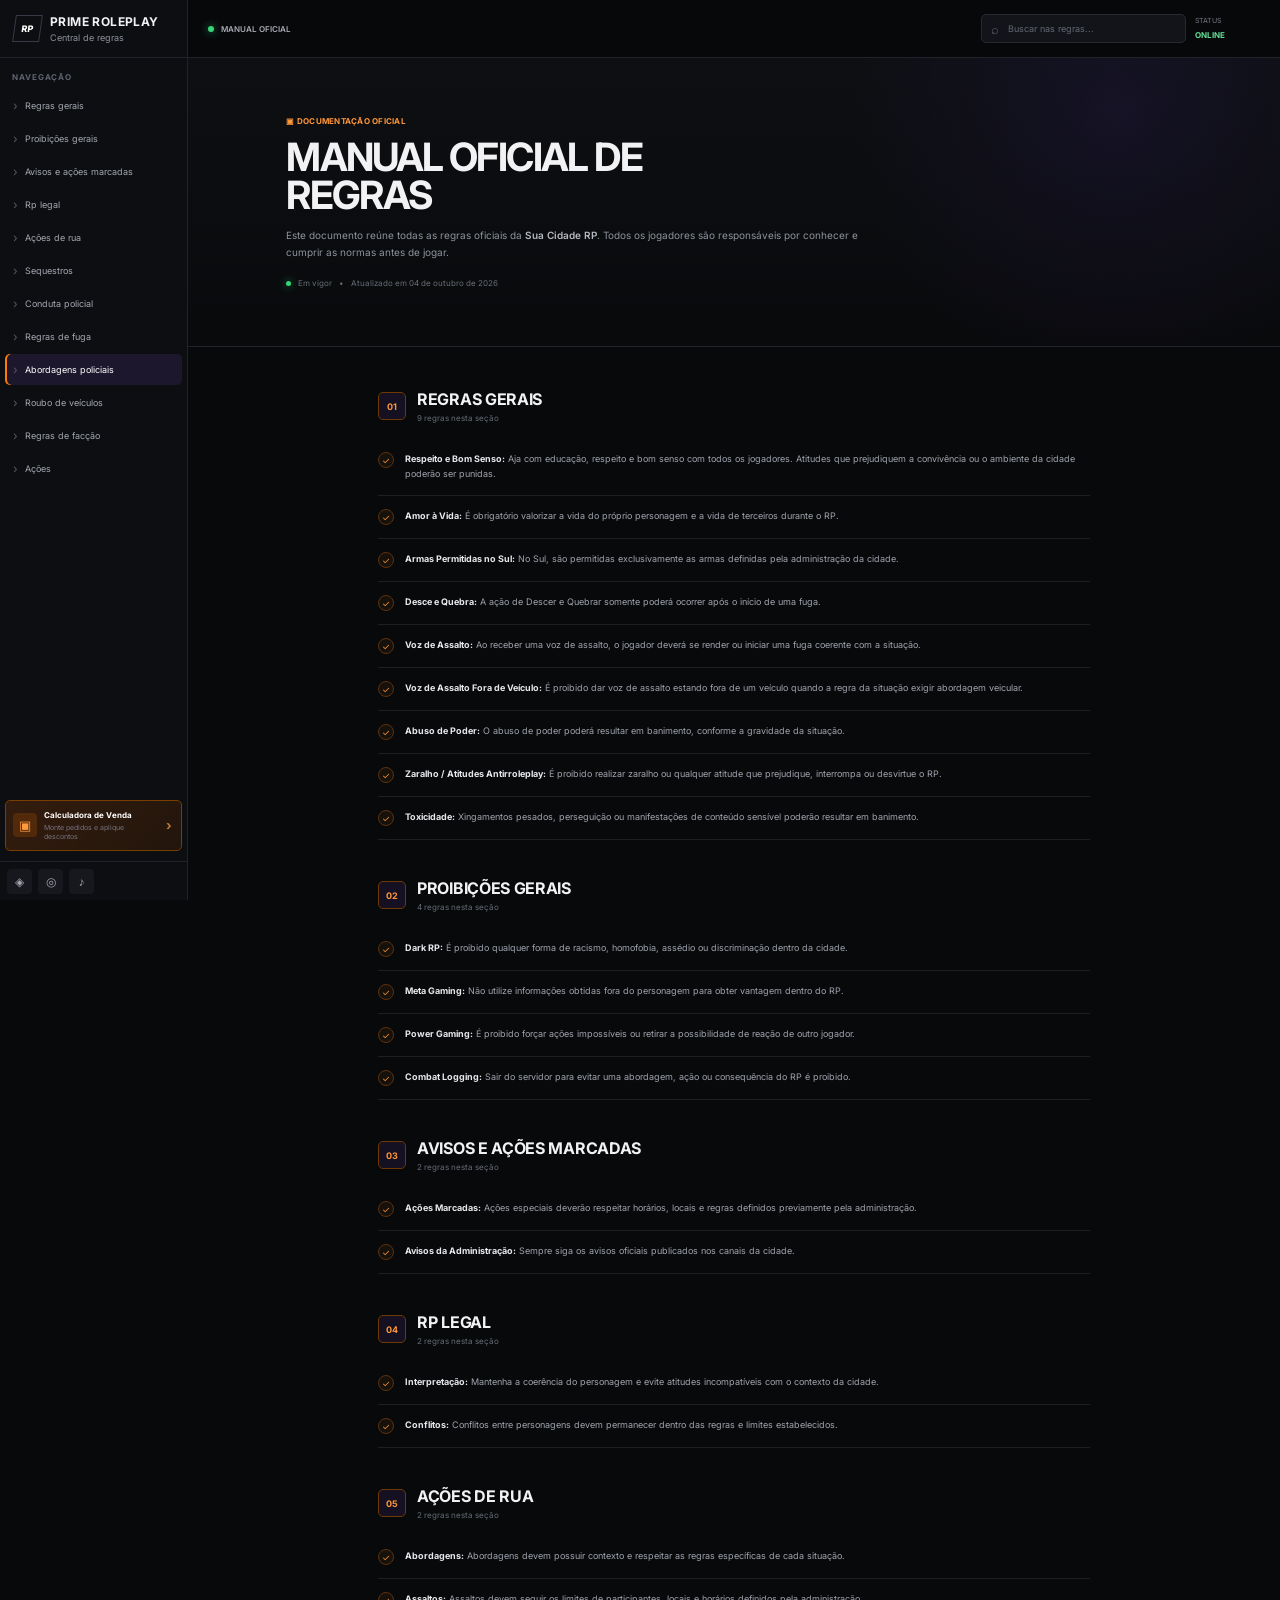
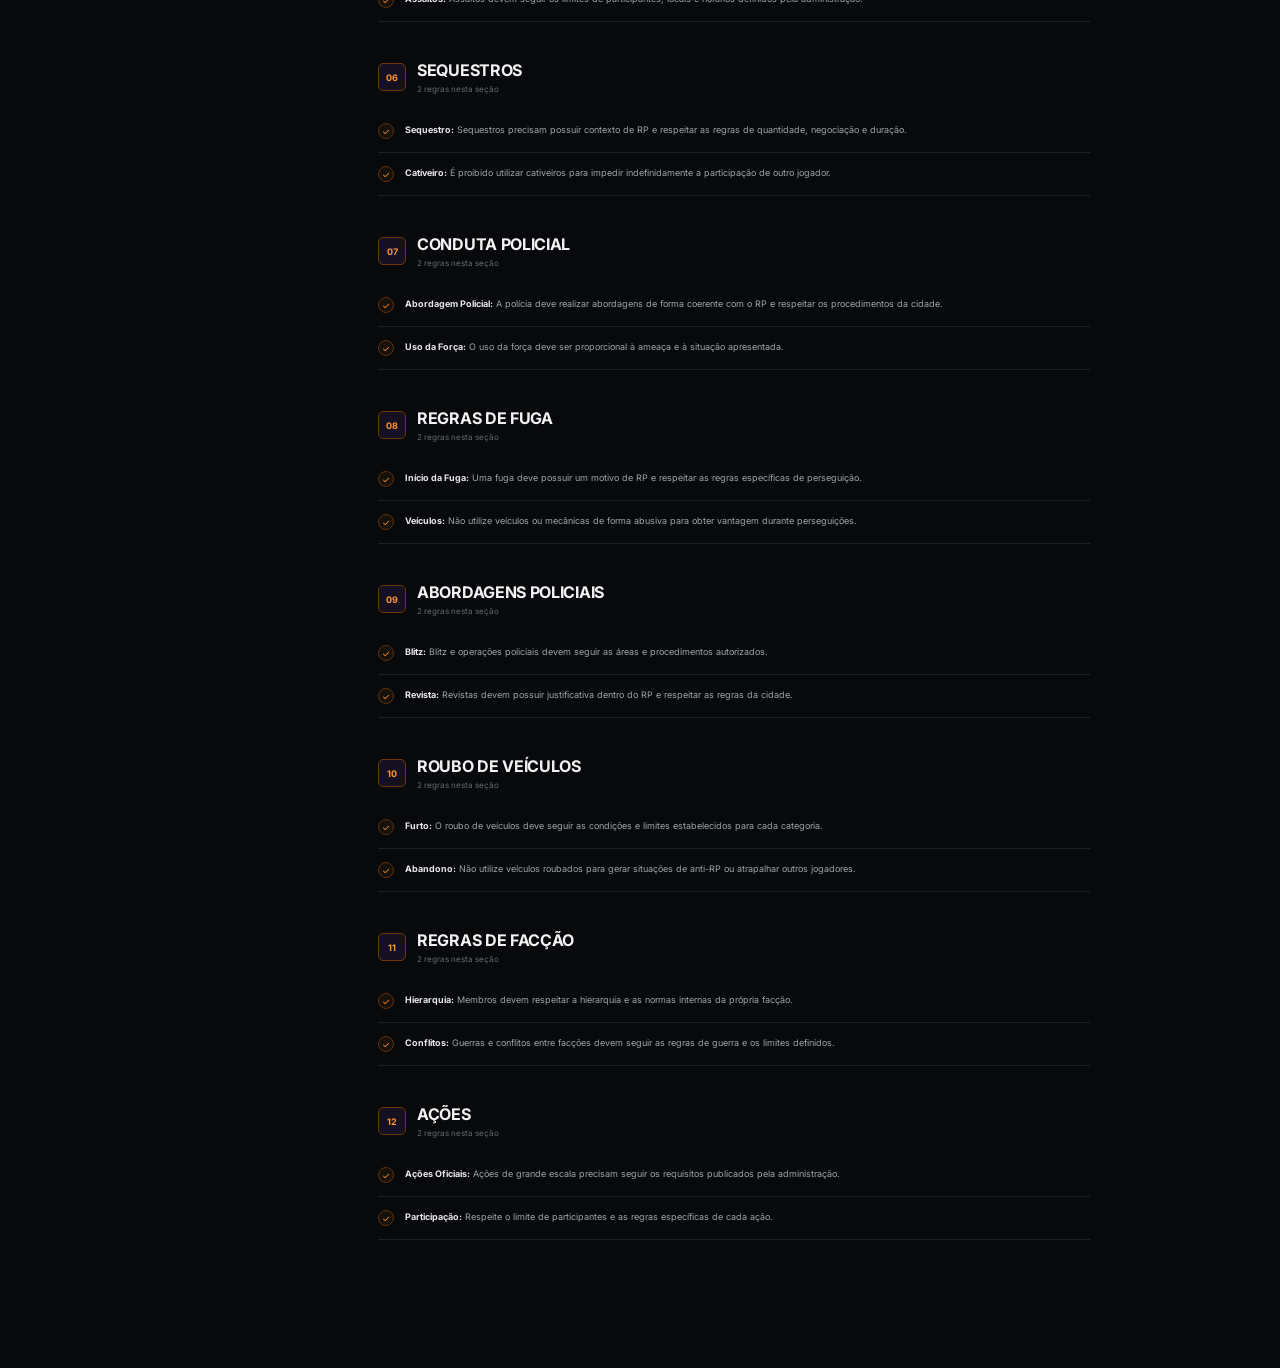
<file: index.html>
<!DOCTYPE html>
<html lang="pt-BR">
<head>
  <meta charset="UTF-8">
  <meta name="viewport" content="width=device-width, initial-scale=1.0">
  <meta name="description" content="Manual oficial de regras da cidade.">
  <title>Manual de Regras | PRIME ROLEPLAY</title>
  <link rel="stylesheet" href="styles.css">
</head>
<body>
  <div class="app">
    <aside class="sidebar" id="sidebar">
      <div class="brand">
        <div class="brand-mark">RP</div>
        <div>
          <strong>PRIME ROLEPLAY</strong>
          <span>Central de regras</span>
        </div>
      </div>

      <div class="sidebar-title">NAVEGAÇÃO</div>
      <nav id="sidebarNav" class="sidebar-nav"></nav>

      <a class="tool-card" href="calculadora.html">
        <div class="tool-icon">▣</div>
        <div>
          <strong>Calculadora de Venda</strong>
          <span>Monte pedidos e aplique descontos</span>
        </div>
        <b>›</b>
      </a>

      <div class="sidebar-footer">
        <a href="#" aria-label="Discord">◈</a>
        <a href="#" aria-label="Instagram">◎</a>
        <a href="#" aria-label="TikTok">♪</a>
      </div>
    </aside>

    <main class="main">
      <header class="topbar">
        <button class="menu-btn" id="menuBtn" aria-label="Abrir menu">☰</button>
        <div class="status">
          <span class="dot"></span>
          <span>MANUAL OFICIAL</span>
        </div>
        <div class="top-actions">
          <label class="search">
            <span>⌕</span>
            <input id="searchInput" type="search" placeholder="Buscar nas regras..." autocomplete="off">
          </label>
          <div class="system">
            <span>STATUS</span>
            <strong>ONLINE</strong>
          </div>
        </div>
      </header>

      <section class="hero">
        <div class="eyebrow">▣ DOCUMENTAÇÃO OFICIAL</div>
        <h1>MANUAL OFICIAL DE<br>REGRAS</h1>
        <p>Este documento reúne todas as regras oficiais da <b>Sua Cidade RP</b>. Todos os jogadores são responsáveis por conhecer e cumprir as normas antes de jogar.</p>
        <div class="meta">
          <span class="live-dot"></span>
          <span>Em vigor</span>
          <span>•</span>
          <span id="updatedAt">Atualizado em 04 de outubro de 2026</span>
        </div>
      </section>

      <div class="content">
        <div id="searchResults" class="search-results hidden"></div>
        <div id="sections"></div>
      </div>
    </main>
  </div>

  <div class="overlay" id="overlay"></div>

  <div class="modal" id="calculatorModal" aria-hidden="true">
    <div class="modal-head">
      <div>
        <span class="eyebrow">FERRAMENTA</span>
        <h2>Calculadora de Venda</h2>
      </div>
      <button class="close-btn" onclick="closeCalculator()">×</button>
    </div>
    <div class="calc-grid">
      <label>Quantidade
        <input id="calcQty" type="number" min="1" value="1">
      </label>
      <label>Valor unitário
        <input id="calcPrice" type="number" min="0" step="0.01" value="100">
      </label>
      <label>Desconto (%)
        <input id="calcDiscount" type="number" min="0" max="100" step="0.1" value="0">
      </label>
    </div>
    <div class="calc-total">
      <span>Total</span>
      <strong id="calcTotal">R$ 100,00</strong>
    </div>
  </div>

  <script src="script.js"></script>
</body>
</html>
</file>
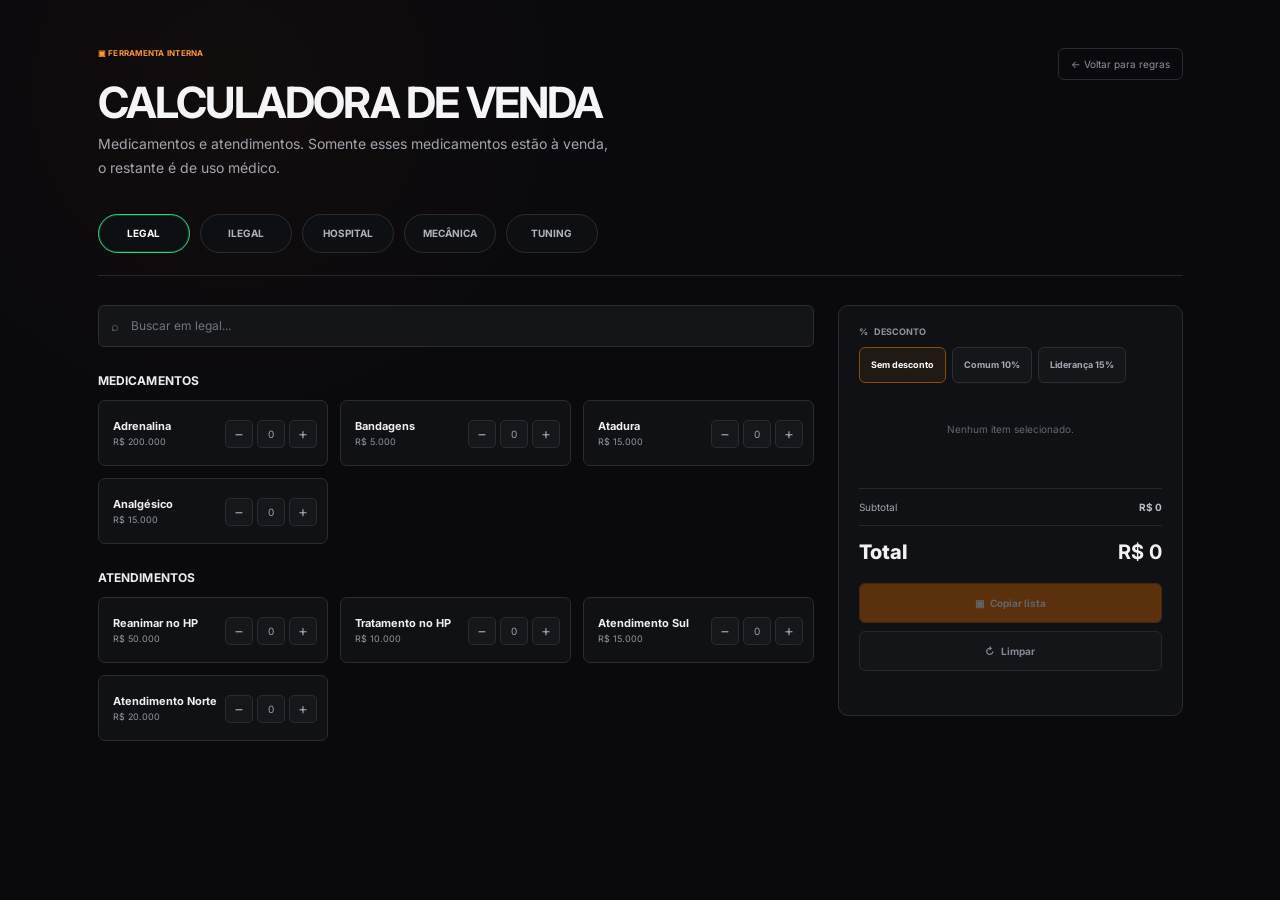
<file: calculadora.html>
<!DOCTYPE html>
<html lang="pt-BR">
<head>
  <meta charset="UTF-8">
  <meta name="viewport" content="width=device-width, initial-scale=1.0">
  <meta name="description" content="Calculadora de venda da Sua Cidade RP.">
  <title>Calculadora de Venda | Sua Cidade RP</title>
  <link rel="stylesheet" href="styles.css">
  <link rel="stylesheet" href="calculator.css">
</head>
<body class="calculator-page">
  <div class="calc-shell">
    <header class="calc-header">
      <div>
        <div class="eyebrow">▣ FERRAMENTA INTERNA</div>
        <h1>CALCULADORA DE VENDA</h1>
        <p>Medicamentos e atendimentos. Somente esses medicamentos estão à venda,<br class="desktop-only"> o restante é de uso médico.</p>
      </div>
      <a class="back-link" href="index.html">← Voltar para regras</a>
    </header>

    <nav class="calc-tabs" id="categoryTabs" aria-label="Categorias">
      <button class="calc-tab active legal" data-category="legal">LEGAL</button>
      <button class="calc-tab" data-category="ilegal">ILEGAL</button>
      <button class="calc-tab hospital" data-category="hospital">HOSPITAL</button>
      <button class="calc-tab" data-category="mecanica">MECÂNICA</button>
      <button class="calc-tab" data-category="tuning">TUNING</button>
    </nav>

    <div class="calc-divider"></div>

    <main class="calc-layout">
      <section class="products-panel">
        <label class="product-search">
          <span>⌕</span>
          <input id="productSearch" type="search" placeholder="Buscar em legal..." autocomplete="off">
        </label>

        <div id="productList"></div>
      </section>

      <aside class="cart-panel">
        <div class="discount-title">% &nbsp; DESCONTO</div>
        <div class="discounts">
          <button class="discount active" data-discount="0">Sem desconto</button>
          <button class="discount" data-discount="10">Comum 10%</button>
          <button class="discount" data-discount="15">Liderança 15%</button>
        </div>

        <div class="empty-cart" id="emptyCart">Nenhum item selecionado.</div>
        <div class="cart-items" id="cartItems"></div>

        <div class="summary">
          <div><span>Subtotal</span><strong id="subtotal">R$ 0</strong></div>
          <div class="total-row"><span>Total</span><strong id="total">R$ 0</strong></div>
        </div>

        <button class="copy-btn" id="copyBtn" disabled>▣ &nbsp; Copiar lista</button>
        <button class="clear-btn" id="clearBtn">↻ &nbsp; Limpar</button>
        <div class="copy-status" id="copyStatus" aria-live="polite"></div>
      </aside>
    </main>
  </div>

  <script src="calculator.js"></script>
</body>
</html>
</file>
<file: styles.css>
@import url('https://fonts.googleapis.com/css2?family=Inter:wght@400;500;600;700;800&display=swap');

:root {
  --bg: #08090b;
  --panel: #0d0f12;
  --panel-2: #111318;
  --line: #20232a;
  --text: #f2f2f4;
  --muted: #8e929d;
  --muted-2: #646975;
  --purple: #ff7a00;
  --purple-2: #e85d00;
  --purple-soft: rgba(139, 92, 246, .12);
  --green: #37d67a;
  --sidebar: 188px;
}

* { box-sizing: border-box; }

html { scroll-behavior: smooth; }

body {
  margin: 0;
  background: var(--bg);
  color: var(--text);
  font-family: Inter, Arial, sans-serif;
  font-size: 13px;
}

button, input { font: inherit; }

.app { min-height: 100vh; }

.sidebar {
  position: fixed;
  inset: 0 auto 0 0;
  width: var(--sidebar);
  background: #0c0e11;
  border-right: 1px solid var(--line);
  display: flex;
  flex-direction: column;
  z-index: 30;
}

.brand {
  height: 58px;
  padding: 0 14px;
  display: flex;
  align-items: center;
  gap: 9px;
  border-bottom: 1px solid var(--line);
}

.brand-mark {
  width: 27px;
  height: 27px;
  display: grid;
  place-items: center;
  border: 1px solid #373b45;
  color: #fff;
  font-size: 9px;
  font-weight: 800;
  transform: skew(-8deg);
}

.brand strong { display:block; font-size: 12px; letter-spacing: .4px; }
.brand span { display:block; margin-top: 3px; color: var(--muted); font-size: 9px; }

.sidebar-title {
  padding: 14px 12px 8px;
  color: #5f6470;
  font-size: 8px;
  font-weight: 700;
  letter-spacing: .9px;
}

.sidebar-nav {
  padding: 0 5px;
  flex: 1 1 auto;
  min-height: 0;
  overflow-y: auto;
  position: relative;
  z-index: 2;
}

.sidebar-nav::-webkit-scrollbar { width: 3px; }
.sidebar-nav::-webkit-scrollbar-thumb { background: #2b2e35; border-radius: 10px; }

.nav-link {
  width: 100%;
  display: flex;
  align-items: center;
  gap: 7px;
  padding: 8px 8px;
  margin-bottom: 2px;
  border-radius: 5px;
  border: 0;
  background: transparent;
  color: #a5a8b1;
  text-align: left;
  cursor: pointer;
  font-size: 9px;
  transition: .18s ease;
}

.nav-link:hover { background: #14161c; color: #eee; }
.nav-link.active {
  color: #fff;
  background: var(--purple-soft);
  box-shadow: inset 2px 0 0 var(--purple);
}
.nav-arrow { color: #555a65; font-size: 12px; }

.tool-card {
  margin: 8px 5px 10px;
  position: relative;
  z-index: 3;
  padding: 9px 7px;
  min-height: 51px;
  display: grid;
  grid-template-columns: 24px 1fr 8px;
  gap: 7px;
  align-items: center;
  text-decoration: none;
  color: #fff;
  border: 1px solid #7a3d00;
  background: linear-gradient(135deg, rgba(232,93,0,.18), rgba(41,24,10,.75));
  border-radius: 5px;
}
.tool-icon {
  width: 24px; height: 24px;
  display: grid; place-items: center;
  border-radius: 4px;
  background: rgba(255,122,0,.16);
  color: #ff9a3d;
}
.tool-card strong { display:block; font-size: 8px; }
.tool-card span { display:block; margin-top: 3px; color:#77707f; font-size: 7px; line-height: 1.3; }
.tool-card b { color:#c27a3e; }

.sidebar-footer {
  height: 39px;
  padding: 7px;
  border-top: 1px solid var(--line);
  display:flex;
  gap: 6px;
}
.sidebar-footer a {
  width: 25px; height: 25px;
  display:grid; place-items:center;
  color:#a3a5ad;
  background:#16181d;
  border-radius:4px;
  text-decoration:none;
  font-size: 12px;
}

.main { margin-left: var(--sidebar); min-height: 100vh; }

.topbar {
  height: 58px;
  padding: 0 20px;
  border-bottom: 1px solid var(--line);
  display:flex;
  align-items:center;
  justify-content:space-between;
  background: rgba(8,9,11,.92);
  position: sticky;
  top: 0;
  z-index: 20;
  backdrop-filter: blur(10px);
}

.status { display:flex; align-items:center; gap:7px; color:#a8abb4; font-size:8px; font-weight:600; }
.dot, .live-dot {
  width: 6px; height: 6px; border-radius:50%; background:var(--green);
  box-shadow: 0 0 9px rgba(55,214,122,.7);
}

.top-actions { display:flex; align-items:center; gap:9px; }
.search {
  width: 205px;
  height: 29px;
  display:flex;
  align-items:center;
  gap:7px;
  padding:0 9px;
  border:1px solid #262931;
  border-radius:5px;
  background:#121419;
  color:#5f6470;
}
.search input {
  width:100%;
  border:0;
  outline:0;
  color:#ddd;
  background:transparent;
  font-size:9px;
}
.search input::placeholder { color:#646873; }
.system { padding-left:0; min-width:65px; }
.system span { display:block; color:#747985; font-size:7px; }
.system strong { color:#63df96; font-size:8px; }

.menu-btn { display:none; }

.hero {
  min-height: 252px;
  padding: 58px 9%;
  border-bottom:1px solid var(--line);
  background:
    radial-gradient(circle at 85% 20%, rgba(109,62,232,.09), transparent 28%),
    linear-gradient(180deg, #0d0f12 0%, #090a0c 100%);
}

.eyebrow { color:#ff9638; font-size:8px; font-weight:700; letter-spacing:.25px; }

.hero h1 {
  margin: 12px 0 13px;
  font-size: 39px;
  line-height: .98;
  letter-spacing: -1.6px;
}

.hero p {
  max-width: 610px;
  margin: 0;
  color:#8f939d;
  font-size:10px;
  line-height:1.7;
}
.hero p b { color:#b6b9c1; font-weight:600; }

.meta { margin-top: 17px; display:flex; align-items:center; gap:7px; color:#696e78; font-size:8px; }
.meta .live-dot { width:5px; height:5px; }

.content {
  max-width: 760px;
  margin: 0 auto;
  padding: 42px 24px 90px;
}

.section { margin-bottom: 38px; scroll-margin-top: 80px; }

.section-head {
  display:flex;
  align-items:center;
  gap:11px;
  margin-bottom: 16px;
}
.section-number {
  width:28px; height:28px;
  display:grid; place-items:center;
  border:1px solid #713800;
  border-radius:5px;
  background:rgba(139,92,246,.10);
  color:#ff9638;
  font-size:9px;
  font-weight:700;
}
.section-title h2 { margin:0; font-size:16px; letter-spacing:-.3px; }
.section-title span { color:#666b76; font-size:8px; display:block; margin-top:4px; }

.rule {
  display:grid;
  grid-template-columns: 18px 1fr;
  gap:9px;
  padding: 13px 0;
  border-bottom:1px solid #1c1f24;
}
.rule:first-of-type { border-top:0; }
.check {
  width:16px; height:16px;
  border-radius:50%;
  display:grid; place-items:center;
  color:#ff9638;
  border:1px solid #60310d;
  background:#17110c;
  font-size:9px;
}
.rule p { margin:0; color:#a0a4ae; font-size:9px; line-height:1.65; }
.rule strong { color:#e8e9ed; font-weight:700; }

.search-results {
  margin-bottom: 32px;
  padding: 14px;
  border:1px solid #272a32;
  border-radius:6px;
  background:#0d0f13;
}
.search-results h3 { margin:0 0 10px; font-size:11px; }
.result {
  padding:9px 0;
  border-bottom:1px solid #1d2026;
  cursor:pointer;
}
.result:last-child { border-bottom:0; }
.result b { font-size:9px; color:#e8e8ec; }
.result span { display:block; margin-top:3px; color:#81858f; font-size:8px; }
.hidden { display:none; }

.modal {
  position:fixed;
  width:min(440px, calc(100% - 30px));
  left:50%; top:50%;
  transform:translate(-50%, -50%) scale(.96);
  opacity:0; pointer-events:none;
  z-index:100;
  background:#101217;
  border:1px solid #32264a;
  border-radius:10px;
  box-shadow:0 30px 90px rgba(0,0,0,.65);
  transition:.2s ease;
}
.modal.open { opacity:1; transform:translate(-50%, -50%) scale(1); pointer-events:auto; }
.overlay {
  position:fixed; inset:0; background:rgba(0,0,0,.65);
  z-index:90; opacity:0; pointer-events:none; transition:.2s;
}
.overlay.open { opacity:1; pointer-events:auto; }
.modal-head { padding:18px; display:flex; justify-content:space-between; border-bottom:1px solid #252831; }
.modal h2 { margin:5px 0 0; font-size:17px; }
.close-btn { border:0; background:transparent; color:#888d98; font-size:22px; cursor:pointer; }
.calc-grid { display:grid; grid-template-columns:1fr 1fr 1fr; gap:10px; padding:18px; }
.calc-grid label { color:#858a95; font-size:8px; }
.calc-grid input {
  width:100%; margin-top:6px; padding:10px;
  border:1px solid #2a2d35; border-radius:5px;
  outline:none; background:#0b0d10; color:#eee;
}
.calc-total {
  margin:0 18px 18px;
  padding:15px;
  border:1px solid #6b390e;
  border-radius:6px;
  background:rgba(255,122,0,.08);
  display:flex; justify-content:space-between; align-items:center;
}
.calc-total span { color:#858995; font-size:9px; }
.calc-total strong { color:#ffad66; font-size:16px; }

@media (max-width: 800px) {
  :root { --sidebar: 240px; }
  .sidebar { transform:translateX(-100%); transition:.22s; }
  .sidebar.open { transform:translateX(0); box-shadow:20px 0 50px rgba(0,0,0,.4); }
  .main { margin-left:0; }
  .menu-btn {
    display:block; border:0; background:transparent; color:#bbb;
    font-size:18px; margin-right:10px;
  }
  .topbar { justify-content:flex-start; }
  .status { flex:1; }
  .system { display:none; }
  .hero { padding:45px 24px; }
  .hero h1 { font-size:31px; }
  .content { padding:30px 18px 70px; }
}

@media (max-width: 520px) {
  .search { width: 150px; }
  .calc-grid { grid-template-columns:1fr; }
  .top-actions { gap:4px; }
}
</file>
<file: calculator.css>
body.calculator-page {
  min-height: 100vh;
  background:
    radial-gradient(circle at 18% 10%, rgba(255, 122, 0, .035), transparent 26%),
    #0a090d;
}

.calc-shell {
  width: min(1085px, calc(100% - 42px));
  margin: 0 auto;
  padding: 48px 0 100px;
}

.calc-header {
  position: relative;
  padding-bottom: 32px;
}

.calc-header h1 {
  margin: 23px 0 8px;
  color: #f5f4f6;
  font-size: clamp(30px, 4vw, 43px);
  line-height: 1;
  letter-spacing: -1.8px;
}

.calc-header p {
  margin: 0;
  color: #a3a6b0;
  font-size: 14px;
  line-height: 1.7;
}

.back-link {
  position: absolute;
  right: 0;
  top: 0;
  color: #8f939d;
  text-decoration: none;
  border: 1px solid #292b32;
  border-radius: 6px;
  padding: 9px 12px;
  font-size: 10px;
  transition: .18s;
}
.back-link:hover {
  color: #fff;
  border-color: #7a3d00;
  background: rgba(255,122,0,.07);
}

.calc-tabs {
  display: flex;
  flex-wrap: wrap;
  gap: 10px;
  padding: 2px 0 22px;
}

.calc-tab {
  min-width: 92px;
  height: 39px;
  padding: 0 16px;
  border: 1px solid #2a2c32;
  border-radius: 22px;
  color: #b0b3bc;
  background: #0d0f12;
  cursor: pointer;
  font-weight: 700;
  font-size: 10px;
  transition: .18s;
}

.calc-tab:hover {
  color: #fff;
  border-color: #5d320e;
}

.calc-tab.active {
  color: #fff;
  border-color: #ff7a00;
  box-shadow: inset 0 0 0 1px rgba(255,122,0,.25);
}

.calc-tab.hospital.active { border-color: #8b5cf6; box-shadow: inset 0 0 0 1px rgba(139,92,246,.2); }
.calc-tab.legal.active { border-color: #37d67a; box-shadow: inset 0 0 0 1px rgba(55,214,122,.2); }

.calc-divider {
  border-top: 1px solid #25272d;
  margin-bottom: 29px;
}

.calc-layout {
  display: grid;
  grid-template-columns: minmax(0, 1fr) 345px;
  gap: 24px;
  align-items: start;
}

.product-search {
  height: 42px;
  display: flex;
  align-items: center;
  gap: 10px;
  padding: 0 12px;
  border: 1px solid #2b2d34;
  border-radius: 6px;
  background: #141519;
  color: #777c87;
}

.product-search input {
  width: 100%;
  border: 0;
  outline: 0;
  color: #e9e9ed;
  background: transparent;
  font-size: 12px;
}
.product-search input::placeholder { color: #717580; }

.product-group { margin-top: 26px; }
.product-group h2 {
  margin: 0 0 12px;
  color: #eeeef1;
  font-size: 12px;
  letter-spacing: .15px;
}

.product-grid {
  display: grid;
  grid-template-columns: repeat(3, minmax(0, 1fr));
  gap: 12px;
}

.product-card {
  min-height: 66px;
  display: grid;
  grid-template-columns: minmax(0, 1fr) auto;
  align-items: center;
  gap: 8px;
  padding: 12px 10px 10px 14px;
  border: 1px solid #2a2c32;
  border-radius: 7px;
  background: #101114;
}

.product-name {
  color: #f0f0f2;
  font-size: 11px;
  font-weight: 700;
  line-height: 1.25;
}
.product-price {
  margin-top: 3px;
  color: #9296a0;
  font-size: 9px;
}

.qty-controls {
  display: flex;
  align-items: center;
  gap: 4px;
}
.qty-btn, .qty-value {
  width: 28px;
  height: 28px;
  border: 1px solid #292c33;
  border-radius: 5px;
  background: #15171b;
  color: #9da1ab;
  display: grid;
  place-items: center;
}
.qty-btn {
  cursor: pointer;
  font-size: 15px;
}
.qty-btn:hover {
  color: #fff;
  border-color: #8a4808;
  background: rgba(255,122,0,.08);
}
.qty-value { font-size: 10px; }

.cart-panel {
  min-height: 380px;
  padding: 20px;
  border: 1px solid #2a2c32;
  border-radius: 10px;
  background: #101114;
}

.discount-title {
  color: #8d929c;
  font-size: 9px;
  font-weight: 700;
  margin-bottom: 10px;
}

.discounts {
  display: flex;
  gap: 6px;
  flex-wrap: wrap;
}

.discount {
  height: 36px;
  padding: 0 11px;
  border: 1px solid #2b2e35;
  border-radius: 6px;
  color: #a7abb4;
  background: #14161a;
  cursor: pointer;
  font-size: 9px;
  font-weight: 700;
}
.discount:hover { color: #fff; }
.discount.active {
  color: #fff;
  border-color: #8a4a0b;
  background: rgba(255,122,0,.07);
}

.empty-cart {
  min-height: 93px;
  display: grid;
  place-items: center;
  color: #626772;
  font-size: 10px;
  text-align: center;
}

.cart-items {
  display: flex;
  flex-direction: column;
  gap: 7px;
  max-height: 180px;
  overflow: auto;
}

.cart-line {
  display: grid;
  grid-template-columns: 1fr auto;
  gap: 8px;
  padding: 8px 0;
  border-bottom: 1px solid #1f2228;
}
.cart-line strong { color: #dddfe4; font-size: 10px; }
.cart-line span { color: #777c87; font-size: 9px; }
.cart-line-total { color: #d7d8dd !important; }

.summary {
  margin-top: 12px;
  border-top: 1px solid #25282e;
}
.summary > div {
  display: flex;
  justify-content: space-between;
  padding: 12px 0;
  color: #a1a5af;
  font-size: 10px;
}
.summary strong { color: #b9bdc6; }
.summary .total-row {
  border-top: 1px solid #25282e;
  padding-top: 14px;
  color: #f1f1f3;
  font-size: 20px;
  font-weight: 800;
}
.summary .total-row strong { color: #f2f2f3; font-size: 20px; }

.copy-btn, .clear-btn {
  width: 100%;
  height: 40px;
  border-radius: 6px;
  font-weight: 700;
  font-size: 10px;
  cursor: pointer;
}
.copy-btn {
  margin-top: 7px;
  border: 1px solid #a65405;
  background: #e76b00;
  color: #fff;
}
.copy-btn:disabled {
  opacity: .35;
  cursor: not-allowed;
}
.copy-btn:not(:disabled):hover { background: #ff7a00; }

.clear-btn {
  margin-top: 8px;
  border: 1px solid #25282e;
  background: #131519;
  color: #838893;
}
.clear-btn:hover { color: #fff; border-color: #484b53; }

.copy-status {
  height: 17px;
  margin-top: 7px;
  color: #4fce83;
  text-align: center;
  font-size: 8px;
}

.no-results {
  padding: 28px 0;
  color: #686d77;
  font-size: 10px;
}

@media (max-width: 900px) {
  .calc-layout { grid-template-columns: 1fr; }
  .cart-panel { order: -1; }
  .product-grid { grid-template-columns: repeat(2, minmax(0, 1fr)); }
}

@media (max-width: 600px) {
  .calc-shell { width: min(100% - 26px, 1085px); padding-top: 28px; }
  .calc-header h1 { font-size: 30px; }
  .calc-header p { font-size: 12px; }
  .back-link { position: static; display: inline-block; margin-top: 15px; }
  .product-grid { grid-template-columns: 1fr; }
  .cart-panel { padding: 15px; }
  .calc-tabs { gap: 6px; }
  .calc-tab { min-width: auto; padding: 0 12px; }
}
</file>
